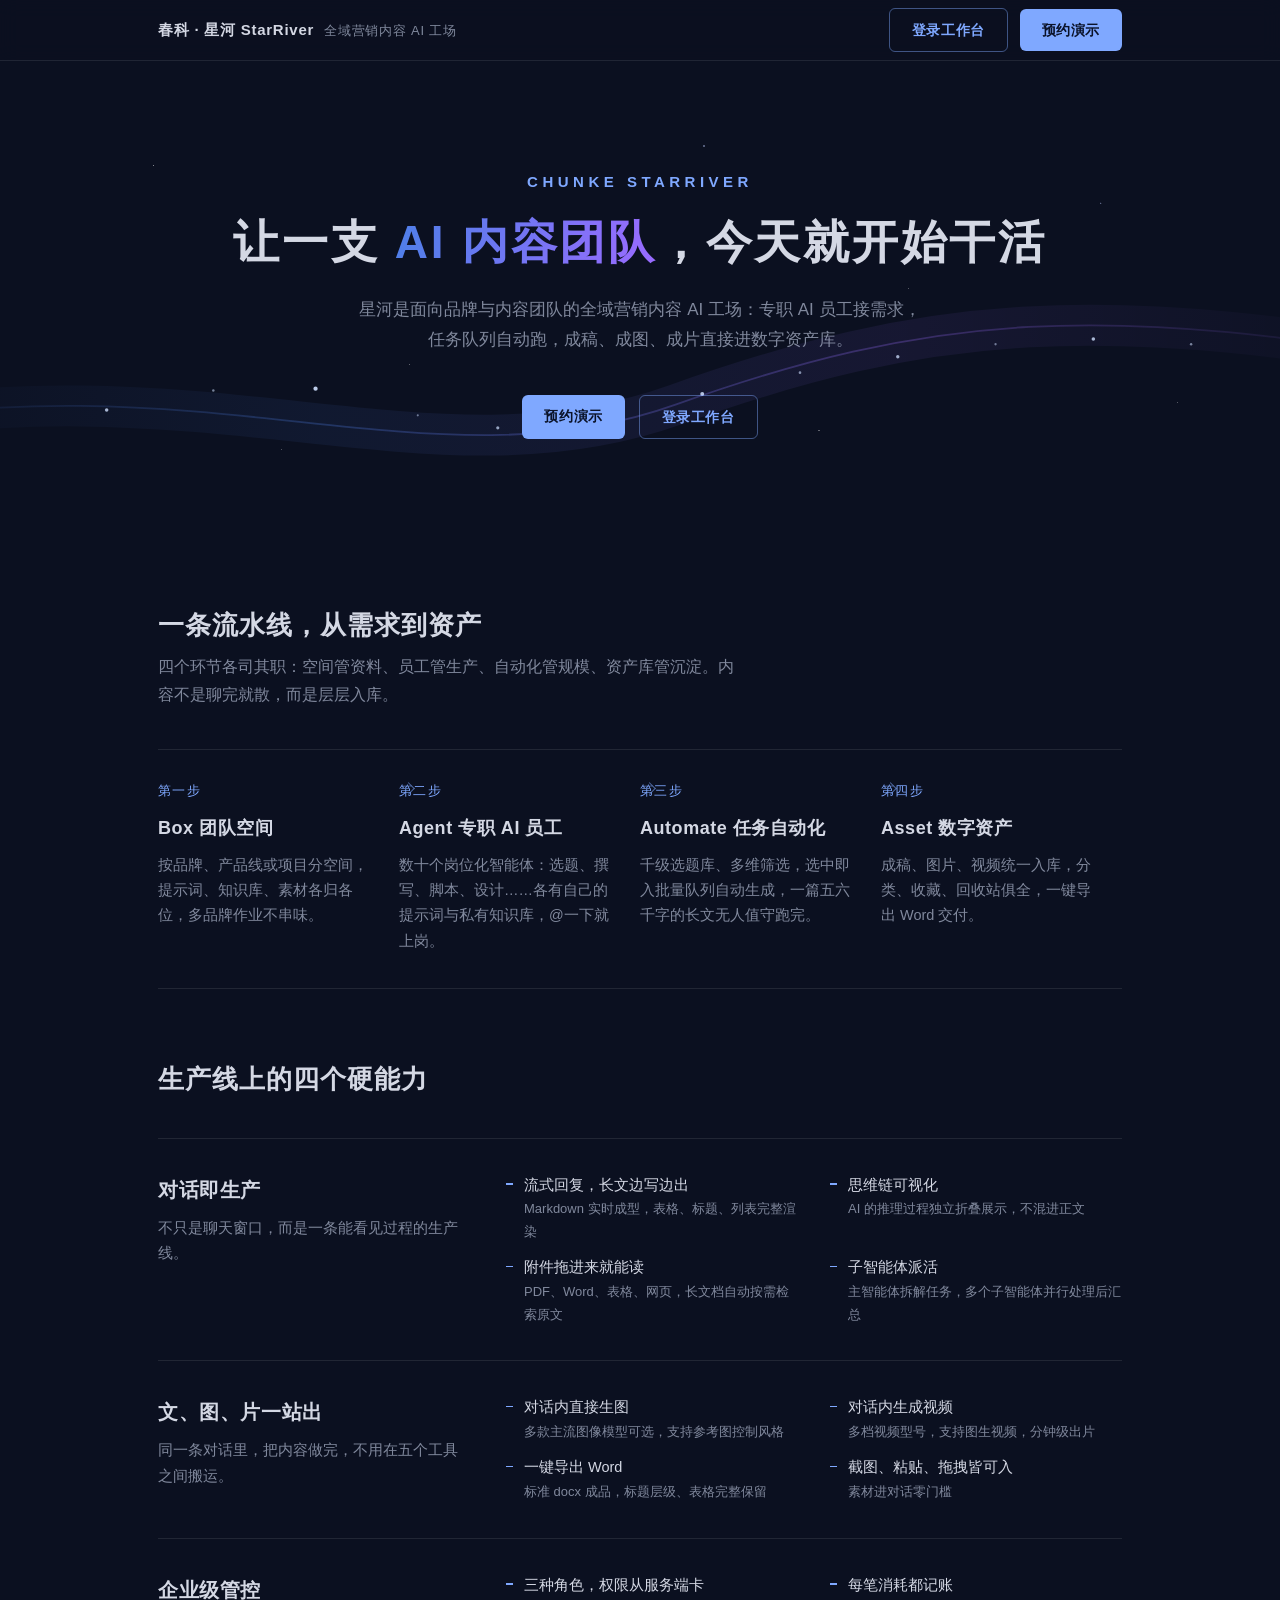
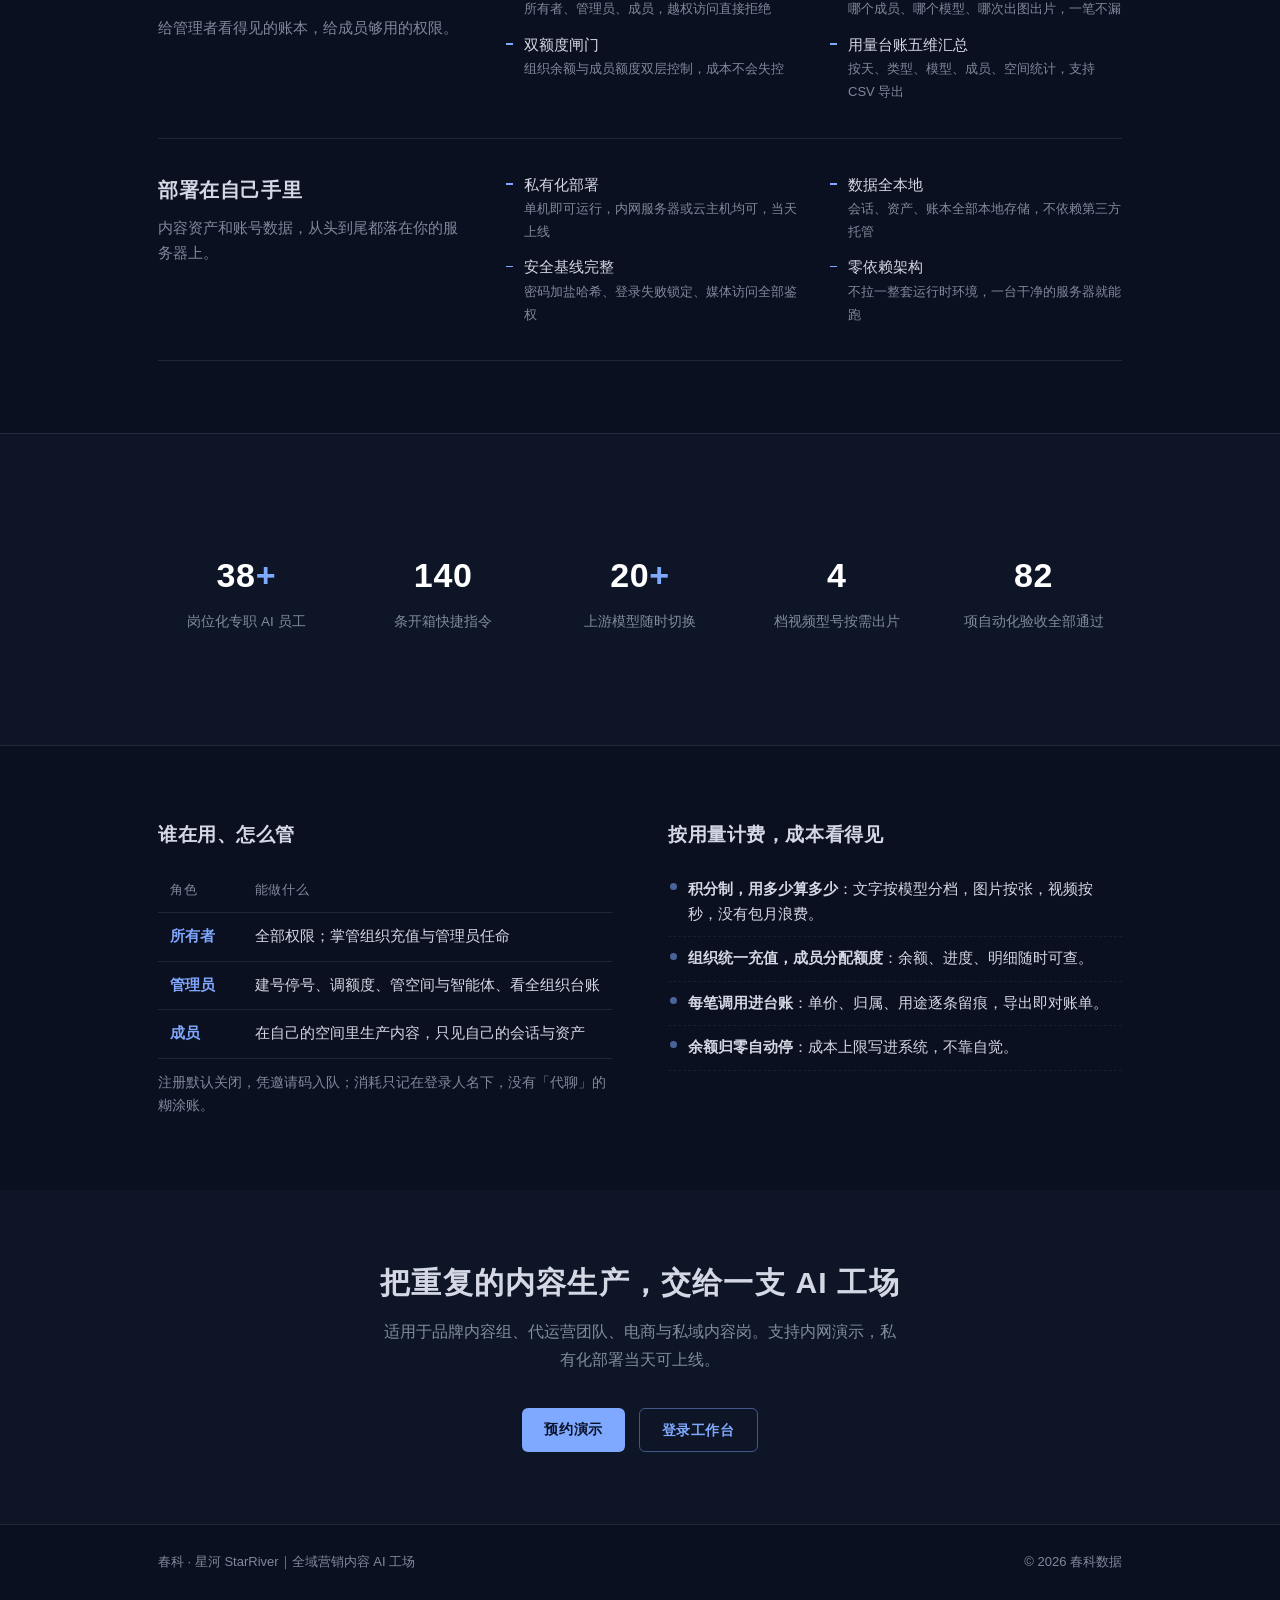
<file: public/home.html>
<!DOCTYPE html>
<html lang="zh-CN">
<head>
<meta charset="UTF-8">
<meta name="viewport" content="width=device-width, initial-scale=1.0">
<title>春科 · 星河 StarRiver｜全域营销内容 AI 工场</title>
<meta name="description" content="星河 StarRiver 是面向内容团队的全域营销内容 AI 工场：专职 AI 员工、任务自动化、多模态生产、企业级管控，支持私有化部署。">
<link rel="icon" href="data:image/svg+xml,%3Csvg xmlns='http://www.w3.org/2000/svg' viewBox='0 0 20 20'%3E%3Crect width='20' height='20' rx='4.5' fill='%2335507F'/%3E%3Cpath d='M10.1 3.2l1.3 3.12 3.12 1.3-3.12 1.3-1.3 3.12-1.3-3.12L5.68 7.62l3.12-1.3z' fill='%23fff'/%3E%3Cpath d='M4 14.6c1.4-1 2.5-1 3.9 0s2.5 1 3.9 0' fill='none' stroke='%239A8CFF' stroke-width='1.3' stroke-linecap='round'/%3E%3C/svg%3E">
<style>
  :root {
    --bg: #0B1020;
    --panel: #121A30;
    --panel-2: #0E1526;
    --line: rgba(255,255,255,.09);
    --text: rgba(240,244,255,.88);
    --text-dim: rgba(200,210,232,.62);
    --accent: #7FA8FF;
    --accent-2: #9A6BFF;
    --river-a: #4E7FE8;
    --river-b: #9A6BFF;
  }
  * { margin: 0; padding: 0; box-sizing: border-box; }
  html { scroll-behavior: smooth; }
  body {
    background: var(--bg);
    color: var(--text);
    font-family: -apple-system, "PingFang SC", "Hiragino Sans GB", "Microsoft YaHei", "Noto Sans SC", sans-serif;
    font-size: 16px;
    line-height: 1.75;
    -webkit-font-smoothing: antialiased;
  }
  .wrap { max-width: 1020px; margin: 0 auto; padding: 0 28px; }
  section { padding: 72px 0; }
  h2 { font-size: 26px; font-weight: 600; letter-spacing: .04em; line-height: 1.4; }
  .sec-lead { color: var(--text-dim); max-width: 36em; margin-top: 10px; }
  .sec-head { margin-bottom: 40px; }

  /* ── 顶栏 ─────────────────────────── */
  .topbar {
    position: sticky; top: 0; z-index: 10;
    background: rgba(11,16,32,.82);
    backdrop-filter: blur(10px);
    border-bottom: 1px solid var(--line);
  }
  .topbar .wrap { display: flex; align-items: center; justify-content: space-between; height: 60px; }
  .brandline { font-size: 15px; font-weight: 600; letter-spacing: .05em; }
  .brandline small { color: var(--text-dim); font-weight: 400; margin-left: 10px; font-size: 13px; }
  .top-actions { display: flex; gap: 12px; align-items: center; }
  .btn {
    display: inline-block;
    background: var(--accent); color: #0A1228;
    font-size: 14px; font-weight: 600; letter-spacing: .04em;
    padding: 9px 22px; border-radius: 6px;
    text-decoration: none;
    border: none; cursor: pointer;
  }
  .btn:hover { background: #93B7FF; }
  .btn-ghost {
    background: transparent; color: var(--accent);
    border: 1px solid rgba(127,168,255,.45);
  }
  .btn-ghost:hover { background: rgba(127,168,255,.1); }

  /* ── Hero：星河 ─────────────────────── */
  .hero {
    position: relative;
    padding: 108px 0 96px;
    overflow: hidden;
    background:
      radial-gradient(1.5px 1.5px at 12% 22%, rgba(255,255,255,.5) 50%, transparent 51%),
      radial-gradient(1px 1px at 32% 64%, rgba(255,255,255,.35) 50%, transparent 51%),
      radial-gradient(2px 2px at 55% 18%, rgba(190,205,255,.4) 50%, transparent 51%),
      radial-gradient(1px 1px at 71% 48%, rgba(255,255,255,.3) 50%, transparent 51%),
      radial-gradient(1.5px 1.5px at 86% 30%, rgba(190,205,255,.45) 50%, transparent 51%),
      radial-gradient(1px 1px at 22% 82%, rgba(255,255,255,.28) 50%, transparent 51%),
      radial-gradient(1.5px 1.5px at 64% 78%, rgba(255,255,255,.35) 50%, transparent 51%),
      radial-gradient(1px 1px at 92% 72%, rgba(255,255,255,.3) 50%, transparent 51%),
      var(--bg);
  }
  .hero-river { position: absolute; left: 0; right: 0; top: 0; height: 100%; pointer-events: none; }
  .hero-river svg { width: 100%; height: 100%; display: block; }
  .river-flow { animation: riverDrift 26s linear infinite; }
  @keyframes riverDrift {
    from { transform: translateX(0); }
    to   { transform: translateX(-340px); }
  }
  .hero .wrap { position: relative; text-align: center; }
  .hero-name {
    font-size: 15px; letter-spacing: .3em; color: var(--accent);
    margin-bottom: 18px; font-weight: 600;
  }
  .hero h1 {
    font-size: 46px; font-weight: 600; letter-spacing: .06em; line-height: 1.3;
  }
  .hero h1 .star { background: linear-gradient(100deg, var(--river-a), var(--river-b)); -webkit-background-clip: text; background-clip: text; color: transparent; }
  .hero-sub {
    color: var(--text-dim); max-width: 34em; margin: 22px auto 0; font-size: 17px;
  }
  .hero-cta { margin-top: 40px; display: flex; gap: 14px; justify-content: center; flex-wrap: wrap; }

  /* ── 流水线 ───────────────────────── */
  .pipeline { display: grid; grid-template-columns: repeat(4, 1fr); gap: 0; border-top: 1px solid var(--line); margin-top: 8px; }
  .p-step { padding: 30px 26px 34px 0; border-bottom: 1px solid var(--line); position: relative; }
  .p-step:not(:last-child)::after {
    content: ""; position: absolute; right: -14px; top: 34px;
    width: 8px; height: 8px; border-top: 1.5px solid var(--accent); border-right: 1.5px solid var(--accent);
    transform: rotate(45deg); opacity: .6;
  }
  .p-num { font-size: 13px; color: var(--accent); font-variant-numeric: tabular-nums; letter-spacing: .1em; }
  .p-step h3 { font-size: 18px; font-weight: 600; margin: 10px 0 8px; letter-spacing: .03em; }
  .p-step p { color: var(--text-dim); font-size: 14.5px; }

  /* ── 能力行 ───────────────────────── */
  .cap { display: grid; grid-template-columns: 300px 1fr; gap: 48px; padding: 34px 0; border-top: 1px solid var(--line); }
  .cap:last-child { border-bottom: 1px solid var(--line); }
  .cap-name h3 { font-size: 20px; font-weight: 600; letter-spacing: .03em; }
  .cap-name p { color: var(--text-dim); font-size: 14.5px; margin-top: 8px; }
  .cap-list { list-style: none; display: grid; grid-template-columns: 1fr 1fr; gap: 12px 32px; align-content: start; }
  .cap-list li { font-size: 14.5px; color: var(--text); padding-left: 18px; position: relative; }
  .cap-list li::before { content: ""; position: absolute; left: 0; top: .72em; width: 7px; height: 1.5px; background: var(--accent); }
  .cap-list li small { display: block; color: var(--text-dim); font-size: 13px; }

  /* ── 数字带 ───────────────────────── */
  .metrics { border-top: 1px solid var(--line); border-bottom: 1px solid var(--line); background: var(--panel-2); }
  .metrics .wrap { display: grid; grid-template-columns: repeat(5, 1fr); gap: 20px; padding-top: 40px; padding-bottom: 40px; }
  .m-item { text-align: center; }
  .m-num { font-size: 34px; font-weight: 600; letter-spacing: .02em; font-variant-numeric: tabular-nums; color: #FFF; }
  .m-num span { color: var(--accent); }
  .m-label { font-size: 13.5px; color: var(--text-dim); margin-top: 4px; }

  /* ── 双栏区 ── */
  .duo { display: grid; grid-template-columns: 1fr 1fr; gap: 56px; }
  .duo h3 { font-size: 19px; font-weight: 600; margin-bottom: 16px; letter-spacing: .03em; }
  table.roles { width: 100%; border-collapse: collapse; font-size: 14.5px; }
  table.roles th, table.roles td { text-align: left; padding: 11px 12px; border-bottom: 1px solid var(--line); vertical-align: top; }
  table.roles th { color: var(--text-dim); font-weight: 500; font-size: 13px; letter-spacing: .06em; }
  table.roles td:first-child { color: var(--accent); font-weight: 600; white-space: nowrap; }
  .safe-list { list-style: none; }
  .safe-list li { font-size: 14.5px; padding: 9px 0 9px 20px; position: relative; border-bottom: 1px dashed rgba(255,255,255,.06); }
  .safe-list li::before { content: ""; position: absolute; left: 2px; top: 1.05em; width: 7px; height: 7px; border-radius: 50%; background: rgba(127,168,255,.55); }
  .safe-list b { font-weight: 600; }

  /* ── 结尾 ─────────────────────────── */
  .closing { text-align: center; position: relative; overflow: hidden; background: var(--panel-2); }
  .closing h2 { font-size: 30px; }
  .closing p { color: var(--text-dim); max-width: 32em; margin: 14px auto 0; }
  .closing .hero-cta { margin-top: 34px; }
  footer { border-top: 1px solid var(--line); padding: 26px 0; }
  footer .wrap { display: flex; justify-content: space-between; flex-wrap: wrap; gap: 10px; color: var(--text-dim); font-size: 13px; }

  /* ── 预约演示弹窗 ─────────────────── */
  dialog.contact-dlg {
    border: 1px solid var(--line); border-radius: 16px;
    background: var(--panel); color: var(--text);
    padding: 0; max-width: 560px; width: calc(100vw - 40px);
    margin: auto;              /* 全局 *{margin:0} 会干掉 UA 的自动居中，必须显式加回 */
    position: fixed; inset: 0; /* 双保险：视口居中 */
    box-shadow: 0 24px 80px rgba(0,0,0,.6);
  }
  dialog.contact-dlg::backdrop { background: rgba(4,7,16,.72); backdrop-filter: blur(4px); }
  .cd-head { display: flex; align-items: center; justify-content: space-between; padding: 20px 24px 0; }
  .cd-head h3 { font-size: 19px; font-weight: 600; letter-spacing: .03em; }
  .cd-close { width: 30px; height: 30px; border-radius: 8px; color: var(--text-dim); font-size: 16px; cursor: pointer; background: none; border: none; }
  .cd-close:hover { background: rgba(255,255,255,.08); color: var(--text); }
  .cd-body { display: grid; grid-template-columns: 1fr auto; gap: 28px; padding: 18px 24px 24px; align-items: center; }
  .cd-body .contact-lines { margin: 0; }
  .contact-lines { list-style: none; }
  .contact-lines li { display: flex; gap: 14px; padding: 10px 0; border-bottom: 1px dashed rgba(255,255,255,.07); font-size: 15px; }
  .contact-lines .cl-k { color: var(--text-dim); flex: 0 0 3.5em; }
  .contact-lines a { color: var(--text); text-decoration: none; }
  .contact-lines a:hover { color: var(--accent); }
  .qr-card { background: #fff; border-radius: 12px; padding: 10px; text-align: center; }
  .qr-card img { display: block; width: 168px; height: 168px; border-radius: 6px; }
  .qr-card p { color: #4A5568; font-size: 12px; margin-top: 6px; line-height: 1.5; }
  .qr-name { color: #1A2233; font-weight: 600; font-size: 13.5px; }
  .cd-foot { padding: 0 24px 22px; font-size: 13px; color: var(--text-dim); }
  .cd-foot a { color: var(--accent); }

  a { color: var(--accent); }
  :focus-visible { outline: 2px solid var(--accent); outline-offset: 3px; border-radius: 4px; }

  @media (prefers-reduced-motion: reduce) {
    .river-flow { animation: none; }
    html { scroll-behavior: auto; }
  }
  @media (max-width: 860px) {
    .hero h1 { font-size: 32px; }
    section { padding: 52px 0; }
    .pipeline { grid-template-columns: 1fr 1fr; }
    .p-step { padding-right: 20px; }
    .p-step:nth-child(2)::after { display: none; }
    .cap { grid-template-columns: 1fr; gap: 18px; padding: 28px 0; }
    .cap-list { grid-template-columns: 1fr; }
    .metrics .wrap { grid-template-columns: repeat(2, 1fr); row-gap: 28px; }
    .duo { grid-template-columns: 1fr; gap: 40px; }
    .cd-body { grid-template-columns: 1fr; justify-items: center; }
    .top-actions .btn-ghost { display: none; }
  }
  @media (max-width: 520px) {
    .pipeline { grid-template-columns: 1fr; }
    .p-step::after { display: none; }
    .metrics .wrap { grid-template-columns: 1fr 1fr; }
    .brandline small { display: none; }
  }
</style>
</head>
<body>

<div class="topbar">
  <div class="wrap">
    <div class="brandline">春科 · 星河 StarRiver<small>全域营销内容 AI 工场</small></div>
    <div class="top-actions">
      <a class="btn btn-ghost" href="/index.html">登录工作台</a>
      <a class="btn" href="#contact">预约演示</a>
    </div>
  </div>
</div>

<header class="hero">
  <div class="hero-river" aria-hidden="true">
    <svg viewBox="0 0 1440 640" preserveAspectRatio="xMidYMid slice">
      <defs>
        <linearGradient id="riverGrad" x1="0" y1="0" x2="1" y2="0">
          <stop offset="0" stop-color="#4E7FE8" stop-opacity="0"/>
          <stop offset=".3" stop-color="#4E7FE8" stop-opacity=".5"/>
          <stop offset=".65" stop-color="#9A6BFF" stop-opacity=".5"/>
          <stop offset="1" stop-color="#9A6BFF" stop-opacity="0"/>
        </linearGradient>
      </defs>
      <path d="M-200,470 C 220,380 480,540 760,440 S 1240,320 1660,400" fill="none" stroke="url(#riverGrad)" stroke-width="46" stroke-linecap="round" opacity=".16"/>
      <path d="M-200,470 C 220,380 480,540 760,440 S 1240,320 1660,400" fill="none" stroke="url(#riverGrad)" stroke-width="2" opacity=".55"/>
      <g class="river-flow" fill="#CFE0FF">
        <circle cx="120" cy="446" r="2" opacity=".8"/>
        <circle cx="240" cy="424" r="1.4" opacity=".55"/>
        <circle cx="355" cy="422" r="2.4" opacity=".9"/>
        <circle cx="470" cy="452" r="1.2" opacity=".5"/>
        <circle cx="560" cy="466" r="1.8" opacity=".7"/>
        <circle cx="680" cy="446" r="1.3" opacity=".5"/>
        <circle cx="790" cy="428" r="2.2" opacity=".85"/>
        <circle cx="900" cy="404" r="1.5" opacity=".6"/>
        <circle cx="1010" cy="386" r="1.9" opacity=".75"/>
        <circle cx="1120" cy="372" r="1.3" opacity=".5"/>
        <circle cx="1230" cy="366" r="2" opacity=".8"/>
        <circle cx="1340" cy="372" r="1.4" opacity=".55"/>
        <circle cx="1450" cy="386" r="1.7" opacity=".7"/>
      </g>
    </svg>
  </div>
  <div class="wrap">
    <div class="hero-name">CHUNKE STARRIVER</div>
    <h1>让一支 <span class="star">AI 内容团队</span>，今天就开始干活</h1>
    <p class="hero-sub">星河是面向品牌与内容团队的全域营销内容 AI 工场：专职 AI 员工接需求，任务队列自动跑，成稿、成图、成片直接进数字资产库。</p>
    <div class="hero-cta">
      <a class="btn" href="#contact">预约演示</a>
      <a class="btn btn-ghost" href="/index.html">登录工作台</a>
    </div>
  </div>
</header>

<section id="pipeline">
  <div class="wrap">
    <div class="sec-head">
      <h2>一条流水线，从需求到资产</h2>
      <p class="sec-lead">四个环节各司其职：空间管资料、员工管生产、自动化管规模、资产库管沉淀。内容不是聊完就散，而是层层入库。</p>
    </div>
    <div class="pipeline">
      <div class="p-step">
        <div class="p-num">第一步</div>
        <h3>Box 团队空间</h3>
        <p>按品牌、产品线或项目分空间，提示词、知识库、素材各归各位，多品牌作业不串味。</p>
      </div>
      <div class="p-step">
        <div class="p-num">第二步</div>
        <h3>Agent 专职 AI 员工</h3>
        <p>数十个岗位化智能体：选题、撰写、脚本、设计……各有自己的提示词与私有知识库，@一下就上岗。</p>
      </div>
      <div class="p-step">
        <div class="p-num">第三步</div>
        <h3>Automate 任务自动化</h3>
        <p>千级选题库、多维筛选，选中即入批量队列自动生成，一篇五六千字的长文无人值守跑完。</p>
      </div>
      <div class="p-step">
        <div class="p-num">第四步</div>
        <h3>Asset 数字资产</h3>
        <p>成稿、图片、视频统一入库，分类、收藏、回收站俱全，一键导出 Word 交付。</p>
      </div>
    </div>
  </div>
</section>

<section style="padding-top:0">
  <div class="wrap">
    <div class="sec-head">
      <h2>生产线上的四个硬能力</h2>
    </div>

    <div class="cap">
      <div class="cap-name">
        <h3>对话即生产</h3>
        <p>不只是聊天窗口，而是一条能看见过程的生产线。</p>
      </div>
      <ul class="cap-list">
        <li>流式回复，长文边写边出<small>Markdown 实时成型，表格、标题、列表完整渲染</small></li>
        <li>思维链可视化<small>AI 的推理过程独立折叠展示，不混进正文</small></li>
        <li>附件拖进来就能读<small>PDF、Word、表格、网页，长文档自动按需检索原文</small></li>
        <li>子智能体派活<small>主智能体拆解任务，多个子智能体并行处理后汇总</small></li>
      </ul>
    </div>

    <div class="cap">
      <div class="cap-name">
        <h3>文、图、片一站出</h3>
        <p>同一条对话里，把内容做完，不用在五个工具之间搬运。</p>
      </div>
      <ul class="cap-list">
        <li>对话内直接生图<small>多款主流图像模型可选，支持参考图控制风格</small></li>
        <li>对话内生成视频<small>多档视频型号，支持图生视频，分钟级出片</small></li>
        <li>一键导出 Word<small>标准 docx 成品，标题层级、表格完整保留</small></li>
        <li>截图、粘贴、拖拽皆可入<small>素材进对话零门槛</small></li>
      </ul>
    </div>

    <div class="cap">
      <div class="cap-name">
        <h3>企业级管控</h3>
        <p>给管理者看得见的账本，给成员够用的权限。</p>
      </div>
      <ul class="cap-list">
        <li>三种角色，权限从服务端卡<small>所有者、管理员、成员，越权访问直接拒绝</small></li>
        <li>每笔消耗都记账<small>哪个成员、哪个模型、哪次出图出片，一笔不漏</small></li>
        <li>双额度闸门<small>组织余额与成员额度双层控制，成本不会失控</small></li>
        <li>用量台账五维汇总<small>按天、类型、模型、成员、空间统计，支持 CSV 导出</small></li>
      </ul>
    </div>

    <div class="cap">
      <div class="cap-name">
        <h3>部署在自己手里</h3>
        <p>内容资产和账号数据，从头到尾都落在你的服务器上。</p>
      </div>
      <ul class="cap-list">
        <li>私有化部署<small>单机即可运行，内网服务器或云主机均可，当天上线</small></li>
        <li>数据全本地<small>会话、资产、账本全部本地存储，不依赖第三方托管</small></li>
        <li>安全基线完整<small>密码加盐哈希、登录失败锁定、媒体访问全部鉴权</small></li>
        <li>零依赖架构<small>不拉一整套运行时环境，一台干净的服务器就能跑</small></li>
      </ul>
    </div>
  </div>
</section>

<section class="metrics">
  <div class="wrap">
    <div class="m-item"><div class="m-num">38<span>+</span></div><div class="m-label">岗位化专职 AI 员工</div></div>
    <div class="m-item"><div class="m-num">140</div><div class="m-label">条开箱快捷指令</div></div>
    <div class="m-item"><div class="m-num">20<span>+</span></div><div class="m-label">上游模型随时切换</div></div>
    <div class="m-item"><div class="m-num">4</div><div class="m-label">档视频型号按需出片</div></div>
    <div class="m-item"><div class="m-num">82</div><div class="m-label">项自动化验收全部通过</div></div>
  </div>
</section>

<section>
  <div class="wrap duo">
    <div>
      <h3>谁在用、怎么管</h3>
      <table class="roles">
        <tr><th style="width:6.5em">角色</th><th>能做什么</th></tr>
        <tr><td>所有者</td><td>全部权限；掌管组织充值与管理员任命</td></tr>
        <tr><td>管理员</td><td>建号停号、调额度、管空间与智能体、看全组织台账</td></tr>
        <tr><td>成员</td><td>在自己的空间里生产内容，只见自己的会话与资产</td></tr>
      </table>
      <p style="color:var(--text-dim);font-size:13.5px;margin-top:12px">注册默认关闭，凭邀请码入队；消耗只记在登录人名下，没有「代聊」的糊涂账。</p>
    </div>
    <div>
      <h3>按用量计费，成本看得见</h3>
      <ul class="safe-list">
        <li><b>积分制，用多少算多少</b>：文字按模型分档，图片按张，视频按秒，没有包月浪费。</li>
        <li><b>组织统一充值，成员分配额度</b>：余额、进度、明细随时可查。</li>
        <li><b>每笔调用进台账</b>：单价、归属、用途逐条留痕，导出即对账单。</li>
        <li><b>余额归零自动停</b>：成本上限写进系统，不靠自觉。</li>
      </ul>
    </div>
  </div>
</section>

<section class="closing" id="contact">
  <div class="wrap">
    <h2>把重复的内容生产，交给一支 AI 工场</h2>
    <p>适用于品牌内容组、代运营团队、电商与私域内容岗。支持内网演示，私有化部署当天可上线。</p>
    <div class="hero-cta">
      <a class="btn js-open-contact" href="#contact">预约演示</a>
      <a class="btn btn-ghost" href="/index.html">登录工作台</a>
    </div>
  </div>
</section>

<dialog class="contact-dlg" id="contactDlg">
  <div class="cd-head">
    <h3>预约演示</h3>
    <button class="cd-close" id="cdClose" aria-label="关闭">✕</button>
  </div>
  <div class="cd-body">
    <ul class="contact-lines">
      <li><span class="cl-k">联系人</span><span>秋峰 · 春科数据</span></li>
      <li><span class="cl-k">电话</span><a href="tel:15921539757">159 2153 9757</a></li>
      <li><span class="cl-k">邮箱</span><a href="mailto:qiufeng@tmpchunke.com">qiufeng@tmpchunke.com</a></li>
      <li><span class="cl-k">微信</span><span>扫右侧二维码，备注「星河」</span></li>
    </ul>
    <div class="qr-card">
      <img src="[data-uri]" alt="秋峰的微信二维码" width="168" height="168">
      <p><span class="qr-name">秋峰</span><br>微信扫码，直接聊</p>
    </div>
  </div>
  <div class="cd-foot">已有账号？<a href="/index.html">直接登录工作台 →</a></div>
</dialog>

<footer>
  <div class="wrap">
    <div>春科 · 星河 StarRiver｜全域营销内容 AI 工场</div>
    <div>© 2026 春科数据</div>
  </div>
</footer>

<script>
  (function () {
    var dlg = document.getElementById('contactDlg');
    document.querySelectorAll('.js-open-contact').forEach(function (b) {
      b.addEventListener('click', function (e) { e.preventDefault(); dlg.showModal(); });
    });
    document.getElementById('cdClose').addEventListener('click', function () { dlg.close(); });
    dlg.addEventListener('click', function (e) { if (e.target === dlg) dlg.close(); });
  })();
</script>

</body>
</html>
</file>
